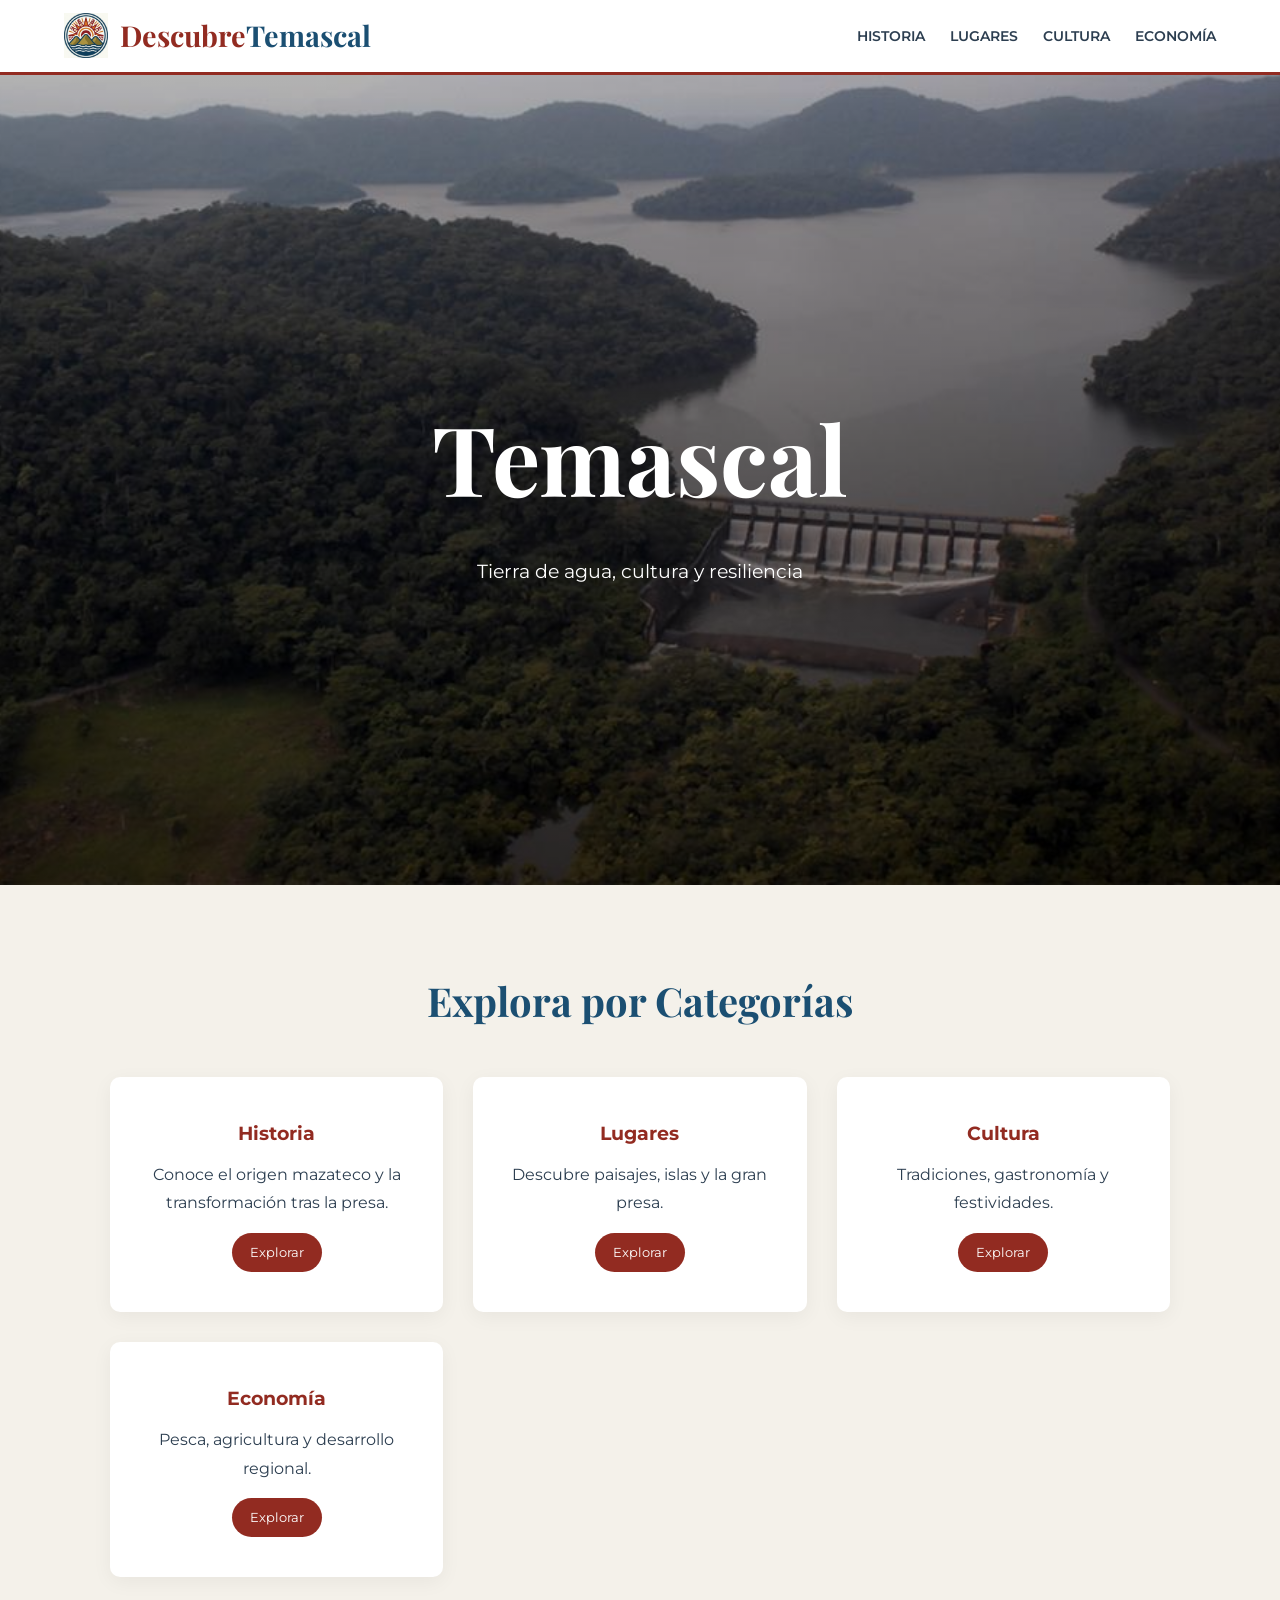
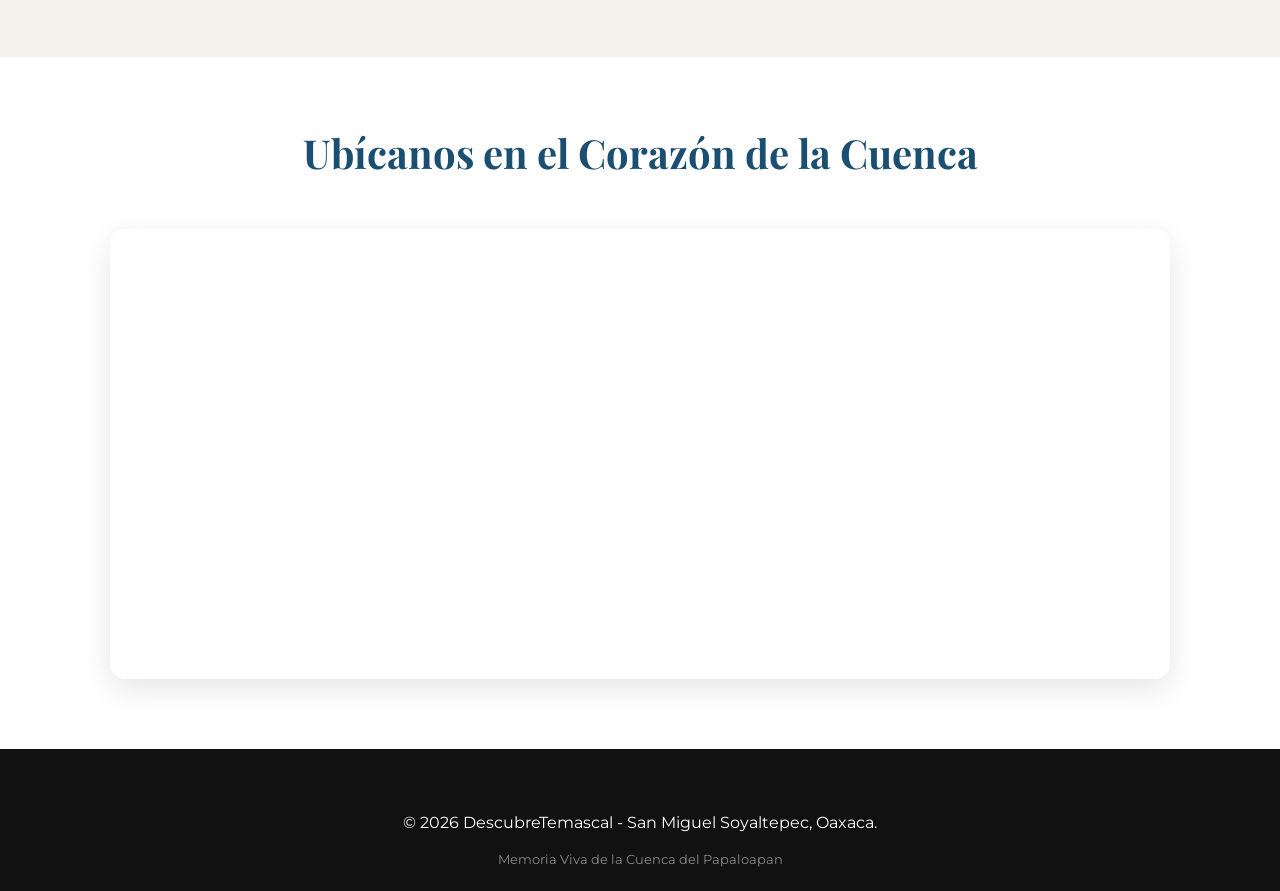
<file: index.html>
<!DOCTYPE html>
<html lang="es">
<head>
    <meta charset="UTF-8">
    <meta name="viewport" content="width=device-width, initial-scale=1.0">
    <title>DescubreTemascal | Memoria Viva de la Cuenca</title>
    
    <link rel="icon" type="image/png" href="IMGS/IconPagina.png">
    <link href="https://fonts.googleapis.com/css2?family=Playfair+Display:ital,wght@0,700;1,400&family=Montserrat:wght@300;400;600&display=swap" rel="stylesheet">
    
    <style>
        :root {
            --rojo-tradicion: #922B21;
            --azul-agua: #1B4F72;
            --ocre-tierra: #8E6E3A;
            --crema: #F4F1EA;
            --texto: #2C3E50;
            --blanco: #FFFFFF;
        }

        html { scroll-behavior: smooth; }
        * { margin: 0; padding: 0; box-sizing: border-box; }

        body {
            font-family: 'Montserrat', sans-serif;
            background-color: var(--crema);
            color: var(--texto);
            line-height: 1.8;
        }

        .reveal {
            transform: translateY(50px);
            opacity: 0;
            transition: all 1s ease;
        }

        .reveal.active {
            transform: translateY(0);
            opacity: 1;
        }

        nav {
            background: white;
            padding: 10px 5%;
            display: flex;
            justify-content: space-between;
            align-items: center;
            border-bottom: 3px solid var(--rojo-tradicion);
            position: sticky;
            top: 0;
            z-index: 1000;
        }

        .brand-container { display: flex; align-items: center; text-decoration: none; }
        .brand-icon { height: 45px; margin-right: 12px; }

        .brand {
            font-family: 'Playfair Display', serif;
            font-size: 1.8rem;
            font-weight: 700;
            color: var(--rojo-tradicion);
        }

        .brand span { color: var(--azul-agua); }

        .nav-menu { display: flex; list-style: none; gap: 25px; }

        .nav-menu a {
            text-decoration: none;
            color: var(--texto);
            font-weight: 600;
            font-size: 0.85rem;
            text-transform: uppercase;
        }

        .nav-menu a:hover { color: var(--rojo-tradicion); }

        .hero {
            height: 90vh;
            background: linear-gradient(rgba(0,0,0,0.3), rgba(0,0,0,0.6)),
                        url('IMGS/PresaTemazcal.png');
            background-size: cover;
            background-position: center;
            display: flex;
            flex-direction: column;
            justify-content: center;
            align-items: center;
            color: white;
            text-align: center;
        }

        .hero h1 {
            font-family: 'Playfair Display', serif;
            font-size: clamp(3rem, 8vw, 6rem);
        }

        .hero p {
            margin-top: 10px;
            font-size: 1.2rem;
            opacity: 0.9;
        }

        .contenedor {
            max-width: 1100px;
            margin: auto;
            padding: 80px 20px;
        }

        h2 {
            font-family: 'Playfair Display', serif;
            font-size: 2.5rem;
            color: var(--azul-agua);
            text-align: center;
            margin-bottom: 40px;
        }

        .grid-categorias {
            display: grid;
            grid-template-columns: repeat(auto-fit, minmax(250px, 1fr));
            gap: 30px;
        }

        .card-seccion {
            background: white;
            padding: 40px 30px;
            border-radius: 10px;
            text-align: center;
            text-decoration: none;
            color: var(--texto);
            box-shadow: 0 5px 20px rgba(0,0,0,0.05);
            transition: 0.3s;
        }

        .card-seccion:hover {
            transform: translateY(-10px) scale(1.02);
            border: 1px solid var(--rojo-tradicion);
        }

        .card-seccion h3 {
            color: var(--rojo-tradicion);
            margin-bottom: 10px;
        }

        .btn {
            display: inline-block;
            margin-top: 15px;
            padding: 8px 18px;
            background: var(--rojo-tradicion);
            color: white;
            border-radius: 20px;
            font-size: 0.8rem;
        }

        .mapa-seccion {
            width: 100%;
            padding: 60px 0;
            background: #fff;
        }

        .mapa-contenedor {
            max-width: 1100px;
            margin: 0 auto;
            padding: 0 20px;
        }

        .google-map {
            width: 100%;
            height: 450px;
            border: 0;
            border-radius: 15px;
            box-shadow: 0 10px 30px rgba(0,0,0,0.1);
        }

        footer {
            background: #111;
            color: white;
            padding: 60px 5% 20px;
            text-align: center;
        }

        .copyright {
            opacity: 0.5;
            font-size: 0.8rem;
            margin-top: 10px;
        }

        @media (max-width: 768px) {
            .nav-menu { display: none; }
            .google-map { height: 300px; }
        }
    </style>
</head>

<body>

<nav>
    <a href="index.html" class="brand-container">
        <img src="IMGS/IconPagina.png" class="brand-icon">
        <div class="brand">Descubre<span>Temascal</span></div>
    </a>

    <ul class="nav-menu">
        <li><a href="historia.html">Historia</a></li>
        <li><a href="lugares.html">Lugares</a></li>
        <li><a href="cultura.html">Cultura</a></li>
        <li><a href="economia.html">Economía</a></li>
    </ul>
</nav>

<header class="hero">
    <h1 class="reveal">Temascal</h1>
    <p class="reveal">Tierra de agua, cultura y resiliencia</p>
</header>

<main class="contenedor">
    <h2 class="reveal">Explora por Categorías</h2>

    <div class="grid-categorias reveal">
        <a href="historia.html" class="card-seccion">
            <h3>Historia</h3>
            <p>Conoce el origen mazateco y la transformación tras la presa.</p>
            <span class="btn">Explorar</span>
        </a>

        <a href="lugares.html" class="card-seccion">
            <h3>Lugares</h3>
            <p>Descubre paisajes, islas y la gran presa.</p>
            <span class="btn">Explorar</span>
        </a>

        <a href="cultura.html" class="card-seccion">
            <h3>Cultura</h3>
            <p>Tradiciones, gastronomía y festividades.</p>
            <span class="btn">Explorar</span>
        </a>

        <a href="economia.html" class="card-seccion">
            <h3>Economía</h3>
            <p>Pesca, agricultura y desarrollo regional.</p>
            <span class="btn">Explorar</span>
        </a>
    </div>
</main>

<section class="mapa-seccion reveal">
    <div class="mapa-contenedor">
        <h2>Ubícanos en el Corazón de la Cuenca</h2>
        <iframe 
            class="google-map"
            src="https://www.google.com/maps/embed?pb=!1m18!1m12!1m3!1d15124.975037283732!2d-96.41165445!3d18.38171125!2m3!1f0!2f0!3f0!3m2!1i1024!2i768!4f13.1!3m3!1m2!1s0x85c3e7275817c763%3A0x8898952467d0cfc4!2sTemascal%2C%20Oax.!5e0!3m2!1ses-419!2smx!4v1700000000000!5m2!1ses-419!2smx" 
            allowfullscreen="" 
            loading="lazy" 
            referrerpolicy="no-referrer-when-downgrade">
        </iframe>
    </div>
</section>

<footer>
    <p>© 2026 DescubreTemascal - San Miguel Soyaltepec, Oaxaca.</p>
    <p class="copyright">Memoria Viva de la Cuenca del Papaloapan</p>
</footer>

<script>
function reveal() {
    let elements = document.querySelectorAll(".reveal");
    elements.forEach(el => {
        let top = el.getBoundingClientRect().top;
        if (top < window.innerHeight - 100) {
            el.classList.add("active");
        }
    });
}
window.addEventListener("scroll", reveal);
window.addEventListener("load", reveal);
</script>

</body>
</html>
</file>
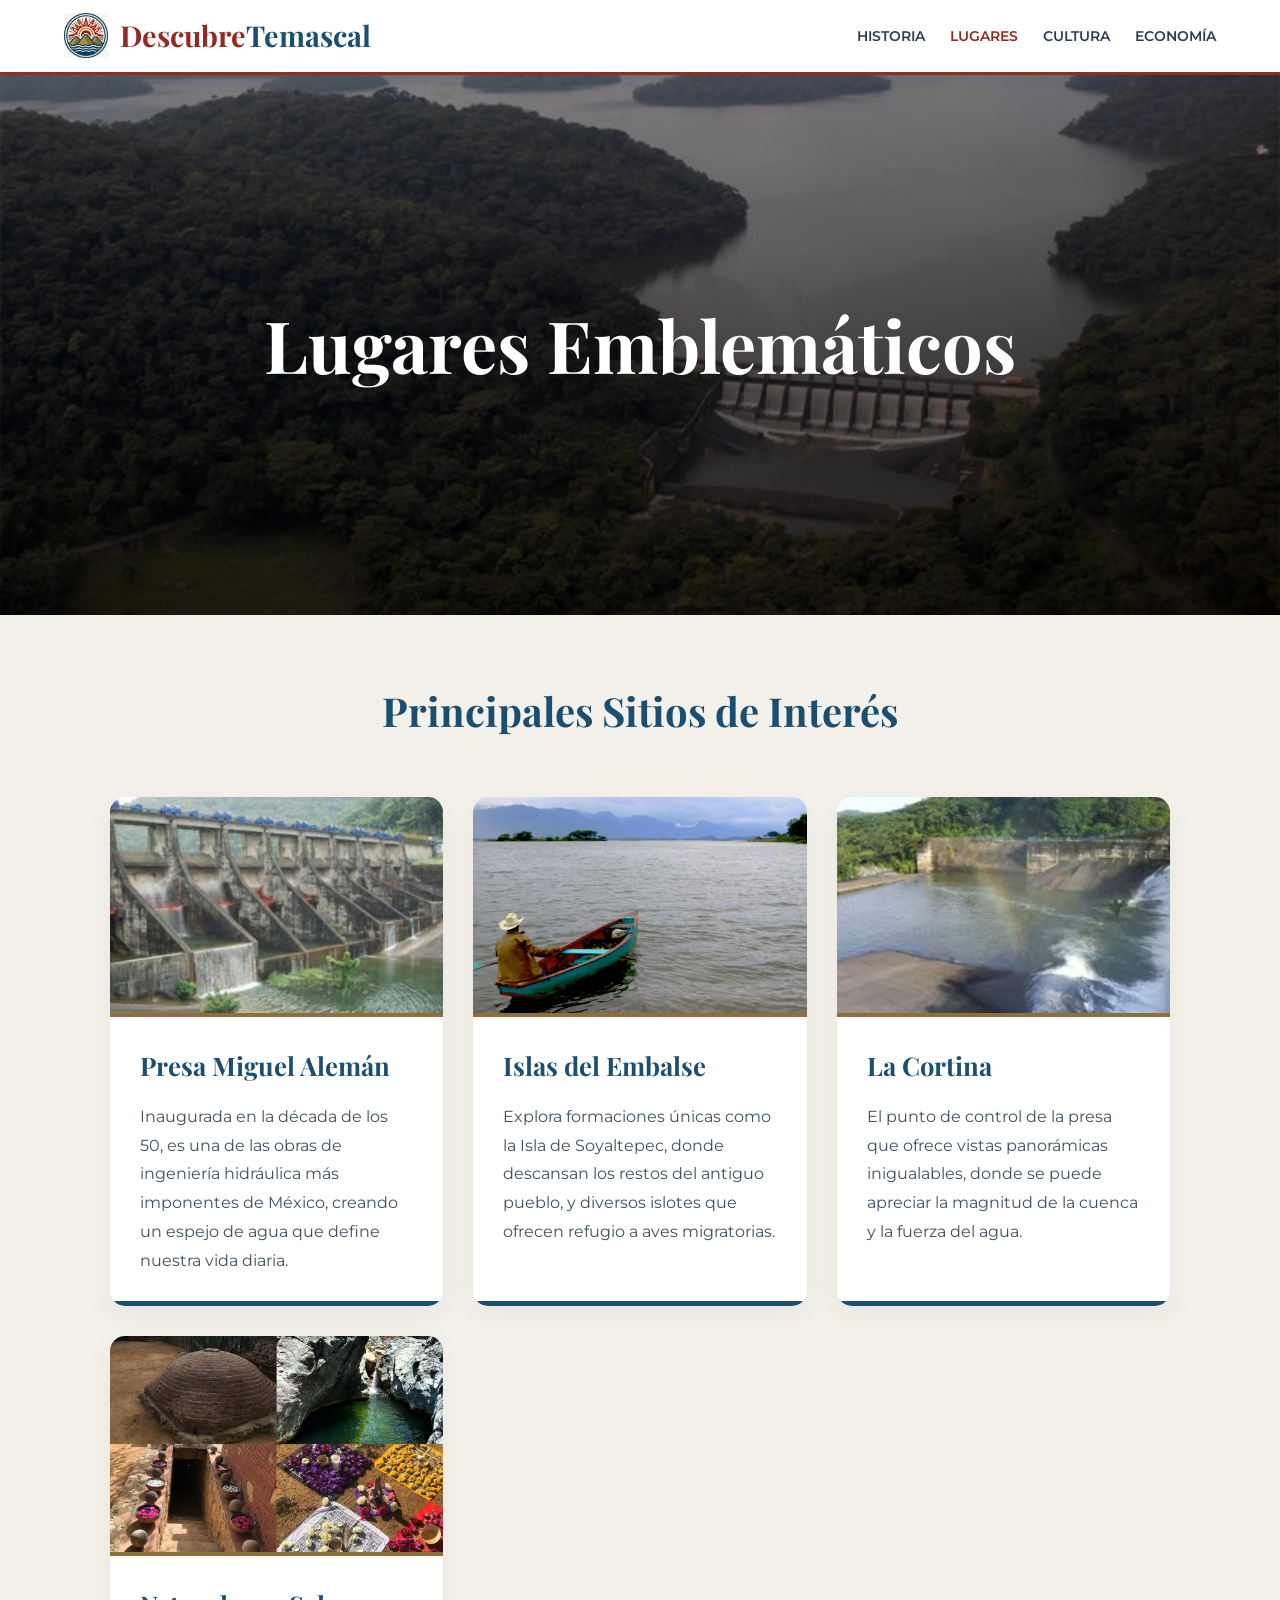
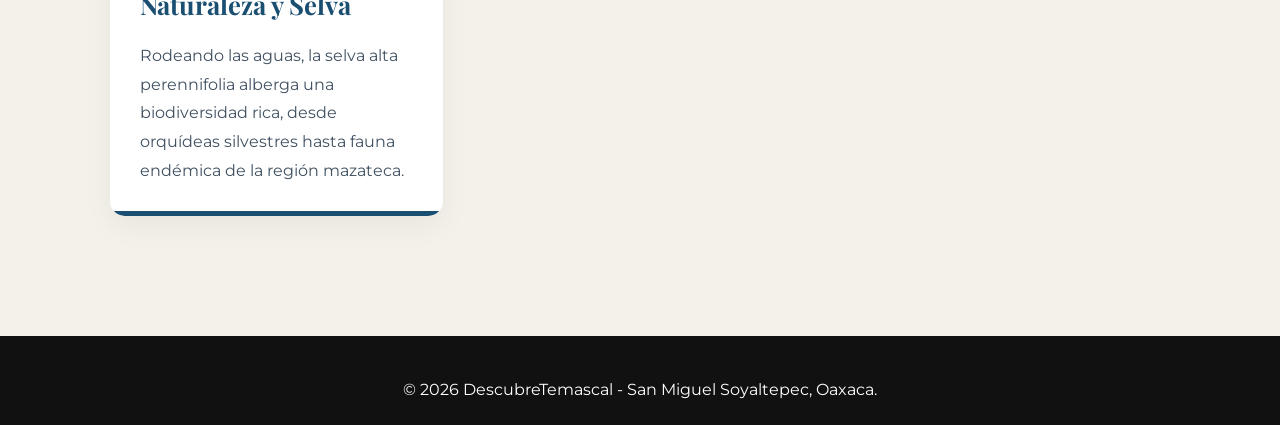
<file: lugares.html>
<!DOCTYPE html>
<html lang="es">
<head>
    <meta charset="UTF-8">
    <meta name="viewport" content="width=device-width, initial-scale=1.0">
    <title>Lugares | DescubreTemascal</title>
    
    <link rel="icon" type="image/png" href="../IMGS/IconPagina.png">
    <link href="https://fonts.googleapis.com/css2?family=Playfair+Display:ital,wght@0,700;1,400&family=Montserrat:wght@300;400;600&display=swap" rel="stylesheet">
    
    <style>
        :root {
            --rojo-tradicion: #922B21;
            --azul-agua: #1B4F72;
            --ocre-tierra: #8E6E3A;
            --crema: #F4F1EA;
            --texto: #2C3E50;
            --blanco: #FFFFFF;
        }

        html { scroll-behavior: smooth; }
        * { margin: 0; padding: 0; box-sizing: border-box; }

        body {
            font-family: 'Montserrat', sans-serif;
            background-color: var(--crema);
            color: var(--texto);
            line-height: 1.8;
        }

        .reveal {
            transform: translateY(50px);
            opacity: 0;
            transition: all 1s ease;
        }

        .reveal.active {
            transform: translateY(0);
            opacity: 1;
        }

        nav {
            background: white;
            padding: 10px 5%;
            display: flex;
            justify-content: space-between;
            align-items: center;
            border-bottom: 3px solid var(--rojo-tradicion);
            position: sticky;
            top: 0;
            z-index: 1000;
        }

        .brand-container {
            display: flex;
            align-items: center;
            text-decoration: none;
        }

        .brand-icon {
            height: 45px;
            margin-right: 12px;
        }

        .brand {
            font-family: 'Playfair Display', serif;
            font-size: 1.8rem;
            font-weight: 700;
            color: var(--rojo-tradicion);
        }

        .brand span {
            color: var(--azul-agua);
        }

        .nav-menu {
            display: flex;
            list-style: none;
            gap: 25px;
        }

        .nav-menu a {
            text-decoration: none;
            color: var(--texto);
            font-weight: 600;
            font-size: 0.85rem;
            text-transform: uppercase;
        }

        .nav-menu a:hover {
            color: var(--rojo-tradicion);
        }

        .hero-internal {
            height: 60vh;
            background: linear-gradient(rgba(0,0,0,0.4), rgba(0,0,0,0.7)),
                        url('../IMGS/PresaTemazcal.png');
            background-size: cover;
            background-position: center;
            display: flex;
            flex-direction: column;
            justify-content: center;
            align-items: center;
            color: white;
            text-align: center;
        }

        .hero-internal h1 {
            font-family: 'Playfair Display', serif;
            font-size: clamp(2.5rem, 6vw, 4.5rem);
        }

        .contenedor {
            max-width: 1100px;
            margin: auto;
            padding: 60px 20px;
        }

        h2 {
            font-family: 'Playfair Display', serif;
            font-size: 2.5rem;
            color: var(--azul-agua);
            text-align: center;
            margin-bottom: 50px;
        }

        .grid-lugares {
            display: grid;
            grid-template-columns: repeat(auto-fit, minmax(300px, 1fr));
            gap: 30px;
        }

        .card-seccion {
            background: white;
            padding: 0 0 30px 0;
            border-radius: 15px;
            text-align: left;
            box-shadow: 0 10px 30px rgba(0,0,0,0.05);
            transition: 0.4s;
            position: relative;
            overflow: hidden;
            display: flex;
            flex-direction: column;
        }

        .card-image {
            width: 100%;
            height: 220px;
            object-fit: cover;
            border-bottom: 4px solid var(--ocre-tierra);
            margin-bottom: 25px;
        }

        .card-content {
            padding: 0 30px;
        }

        .card-seccion::after {
            content: '';
            position: absolute;
            bottom: 0;
            left: 0;
            width: 100%;
            height: 5px;
            background: var(--azul-agua);
            transition: 0.3s;
        }

        .card-seccion:hover {
            transform: translateY(-10px);
            box-shadow: 0 15px 40px rgba(0,0,0,0.1);
        }

        .card-seccion:hover::after {
            background: var(--rojo-tradicion);
        }

        .card-seccion h3 {
            color: var(--azul-agua);
            margin-bottom: 15px;
            font-family: 'Playfair Display', serif;
            font-size: 1.6rem;
            padding: 0 30px;
        }

        .card-seccion p {
            color: var(--texto);
            font-size: 1rem;
            opacity: 0.9;
            padding: 0 30px;
        }

        footer {
            background: #111;
            color: white;
            padding: 40px 5% 20px;
            text-align: center;
            margin-top: 60px;
        }

        @media (max-width: 768px) {
            .nav-menu {
                display: none;
            }

            .card-image {
                height: 180px;
            }
        }
    </style>
</head>

<body>

<nav>
    <a href="../index.html" class="brand-container">
        <img src="../IMGS/IconPagina.png" class="brand-icon">
        <div class="brand">Descubre<span>Temascal</span></div>
    </a>

    <ul class="nav-menu">
        <li><a href="historia.html">Historia</a></li>
        <li><a href="lugares.html" style="color: var(--rojo-tradicion);">Lugares</a></li>
        <li><a href="cultura.html">Cultura</a></li>
        <li><a href="economia.html">Economía</a></li>
    </ul>
</nav>

<header class="hero-internal">
    <h1 class="reveal">Lugares Emblemáticos</h1>
</header>

<main class="contenedor">

    <h2 class="reveal">Principales Sitios de Interés</h2>

    <div class="grid-lugares reveal">

        <div class="card-seccion">
            <img src="IMGS/Caps Temazcal/Foto3.jpg" alt="Vista de la Presa Miguel Alemán" class="card-image">
            <h3>Presa Miguel Alemán</h3>
            <p>Inaugurada en la década de los 50, es una de las obras de ingeniería hidráulica más imponentes de México, creando un espejo de agua que define nuestra vida diaria.</p>
        </div>

        <div class="card-seccion">
            <img src="IMGS/Caps Temazcal/sol.png" alt="Islas en el embalse de Temascal" class="card-image">
            <h3>Islas del Embalse</h3>
            <p>Explora formaciones únicas como la Isla de Soyaltepec, donde descansan los restos del antiguo pueblo, y diversos islotes que ofrecen refugio a aves migratorias.</p>
        </div>

        <div class="card-seccion">
            <img src="IMGS/Caps Temazcal/Foto4.jpg" alt="La Cortina de la Presa" class="card-image">
            <h3>La Cortina</h3>
            <p>El punto de control de la presa que ofrece vistas panorámicas inigualables, donde se puede apreciar la magnitud de la cuenca y la fuerza del agua.</p>
        </div>

        <div class="card-seccion">
            <img src="IMGS/Caps Temazcal/Naturaleza.png" alt="Naturaleza y Selva Mazateca" class="card-image">
            <h3>Naturaleza y Selva</h3>
            <p>Rodeando las aguas, la selva alta perennifolia alberga una biodiversidad rica, desde orquídeas silvestres hasta fauna endémica de la región mazateca.</p>
        </div>

    </div>

</main>

<footer>
    <p>© 2026 DescubreTemascal - San Miguel Soyaltepec, Oaxaca.</p>
</footer>

<script>
function reveal() {
    let elements = document.querySelectorAll(".reveal");

    elements.forEach(el => {
        let top = el.getBoundingClientRect().top;

        if (top < window.innerHeight - 100) {
            el.classList.add("active");
        }
    });
}

window.addEventListener("scroll", reveal);
window.addEventListener("load", reveal);
</script>

</body>
</html>
</file>
